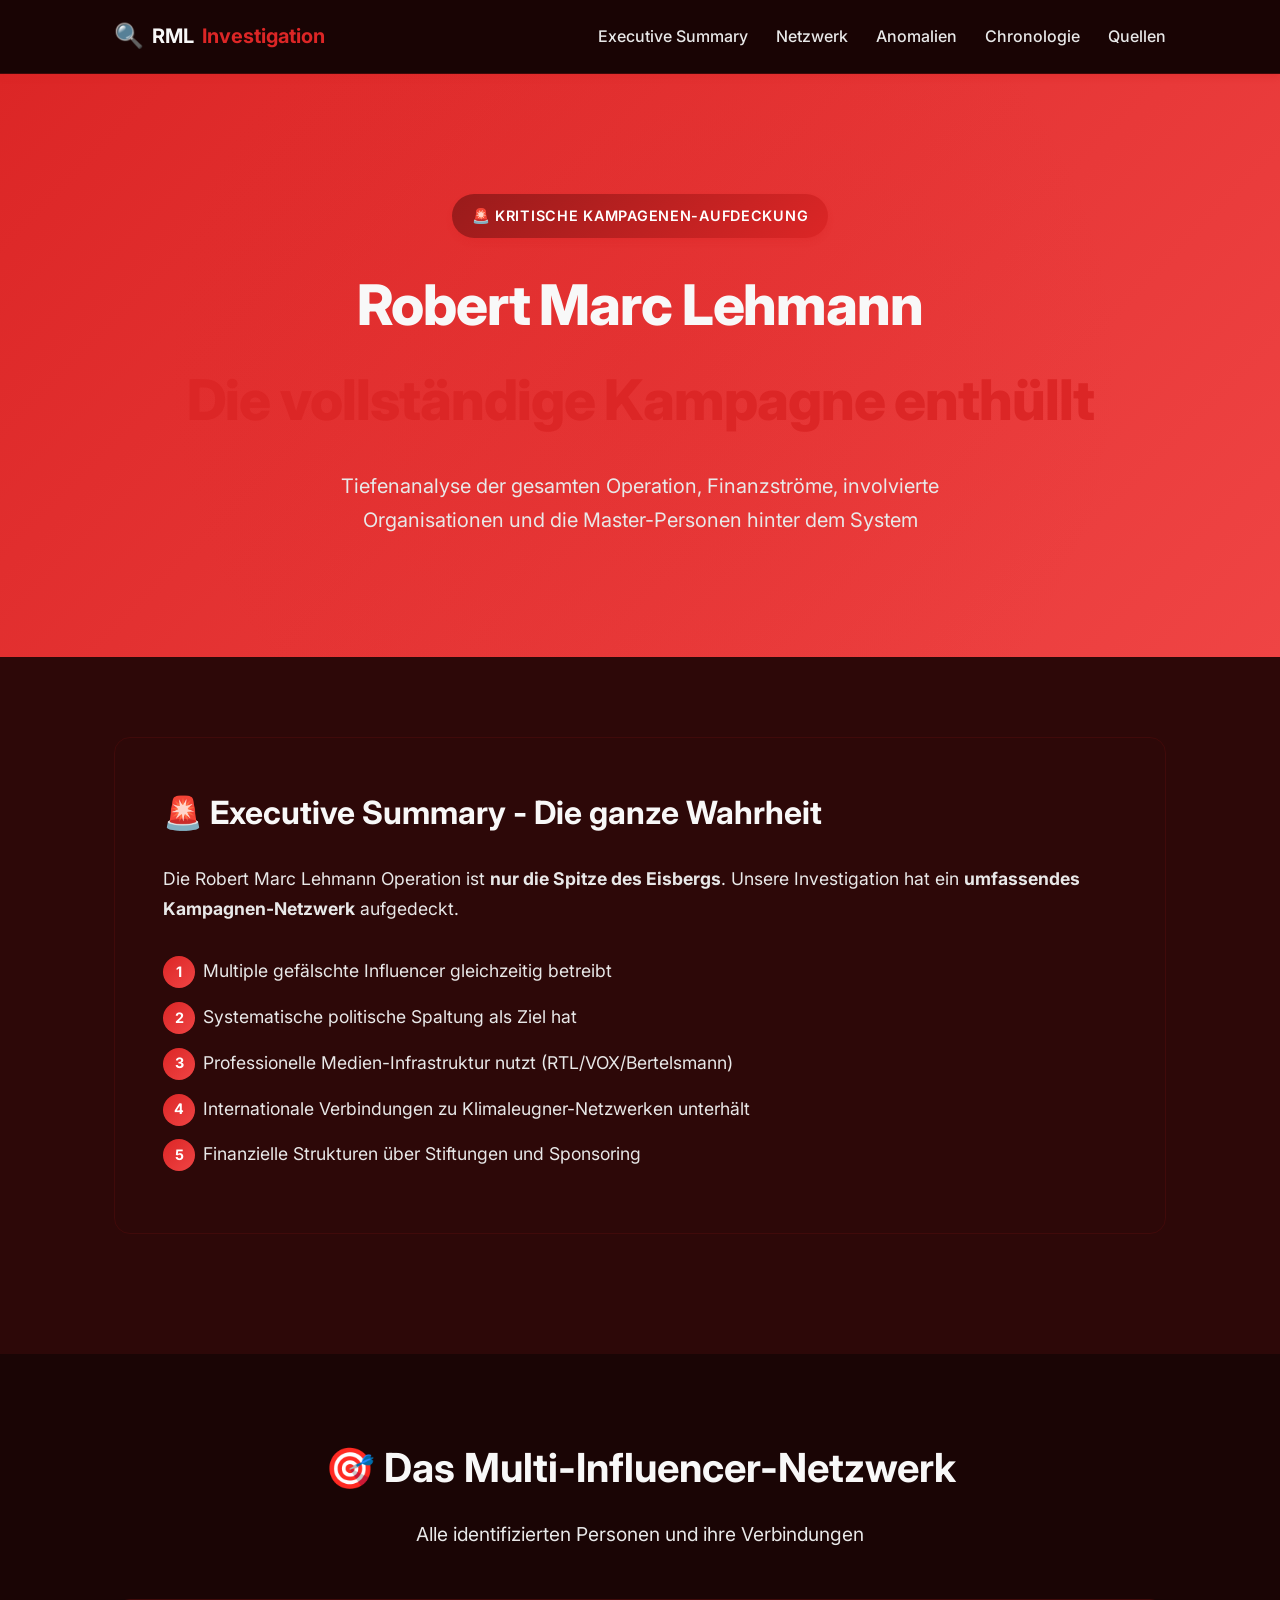
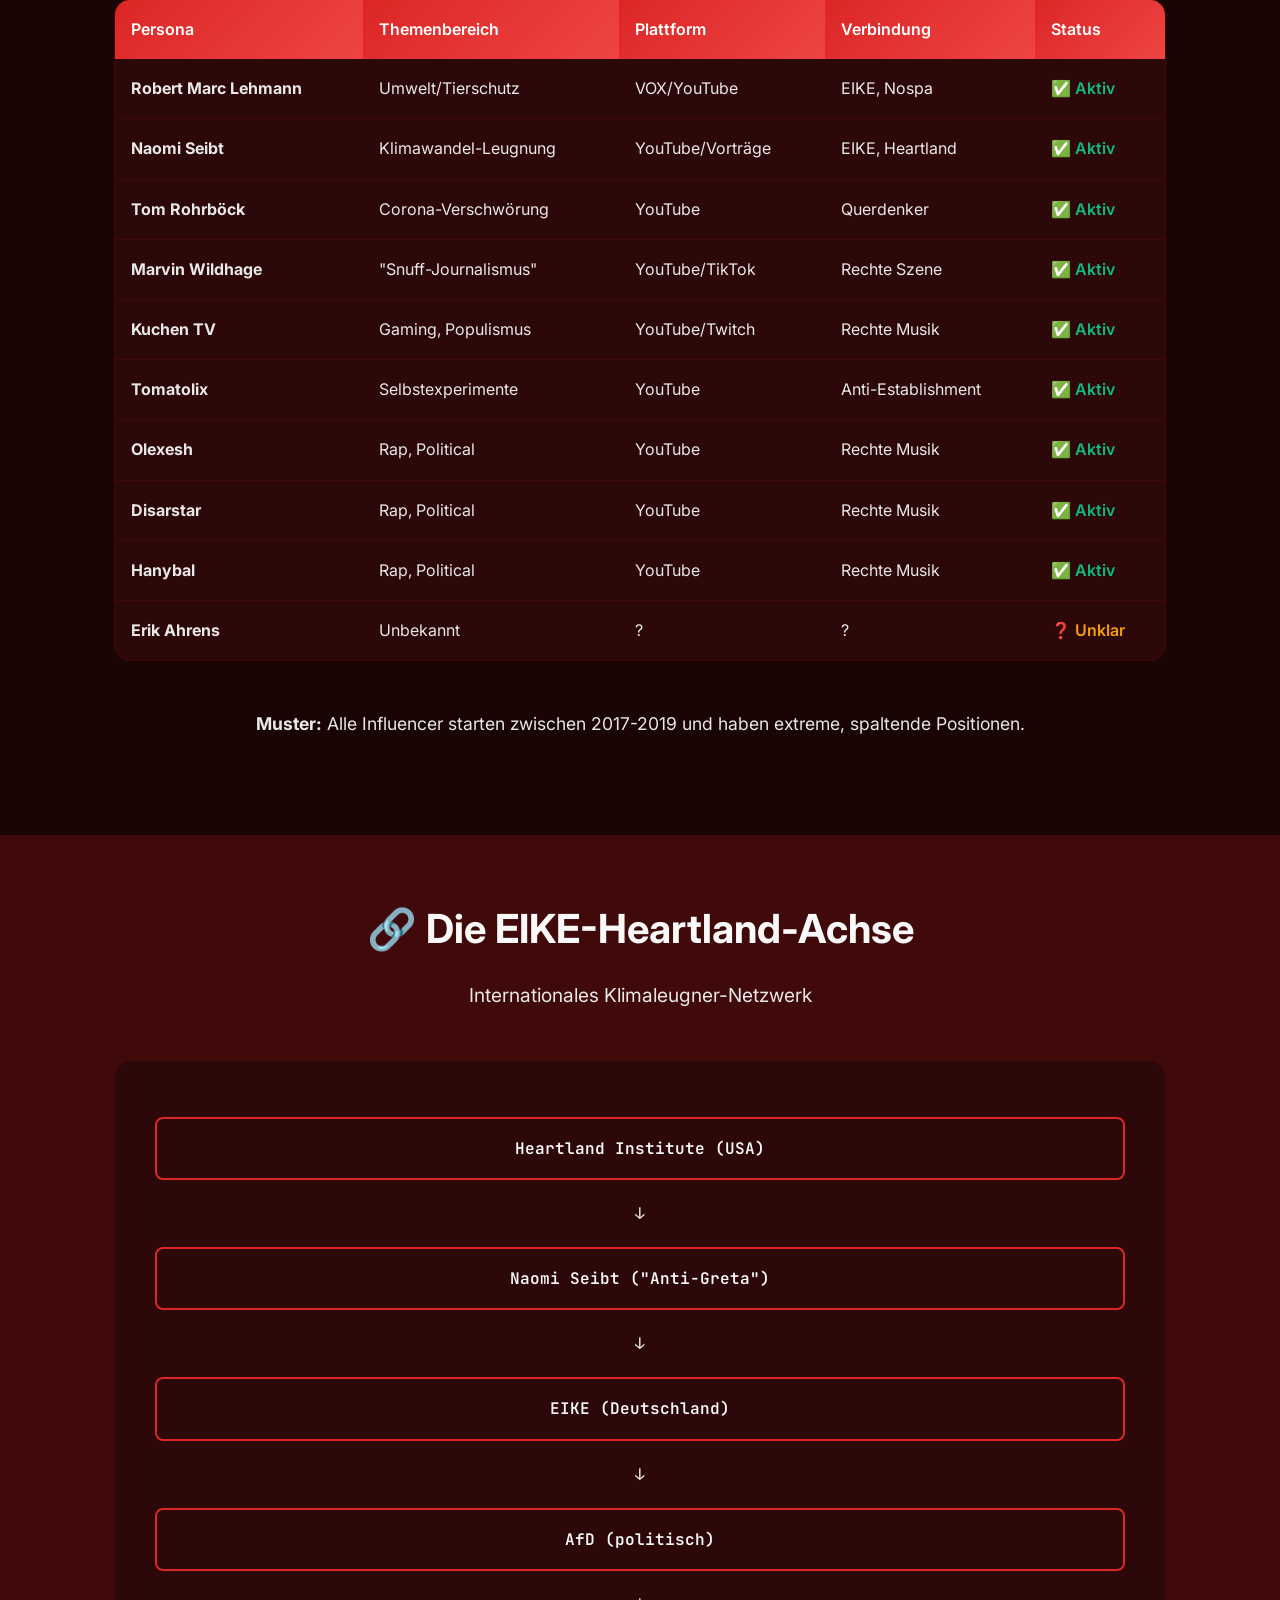
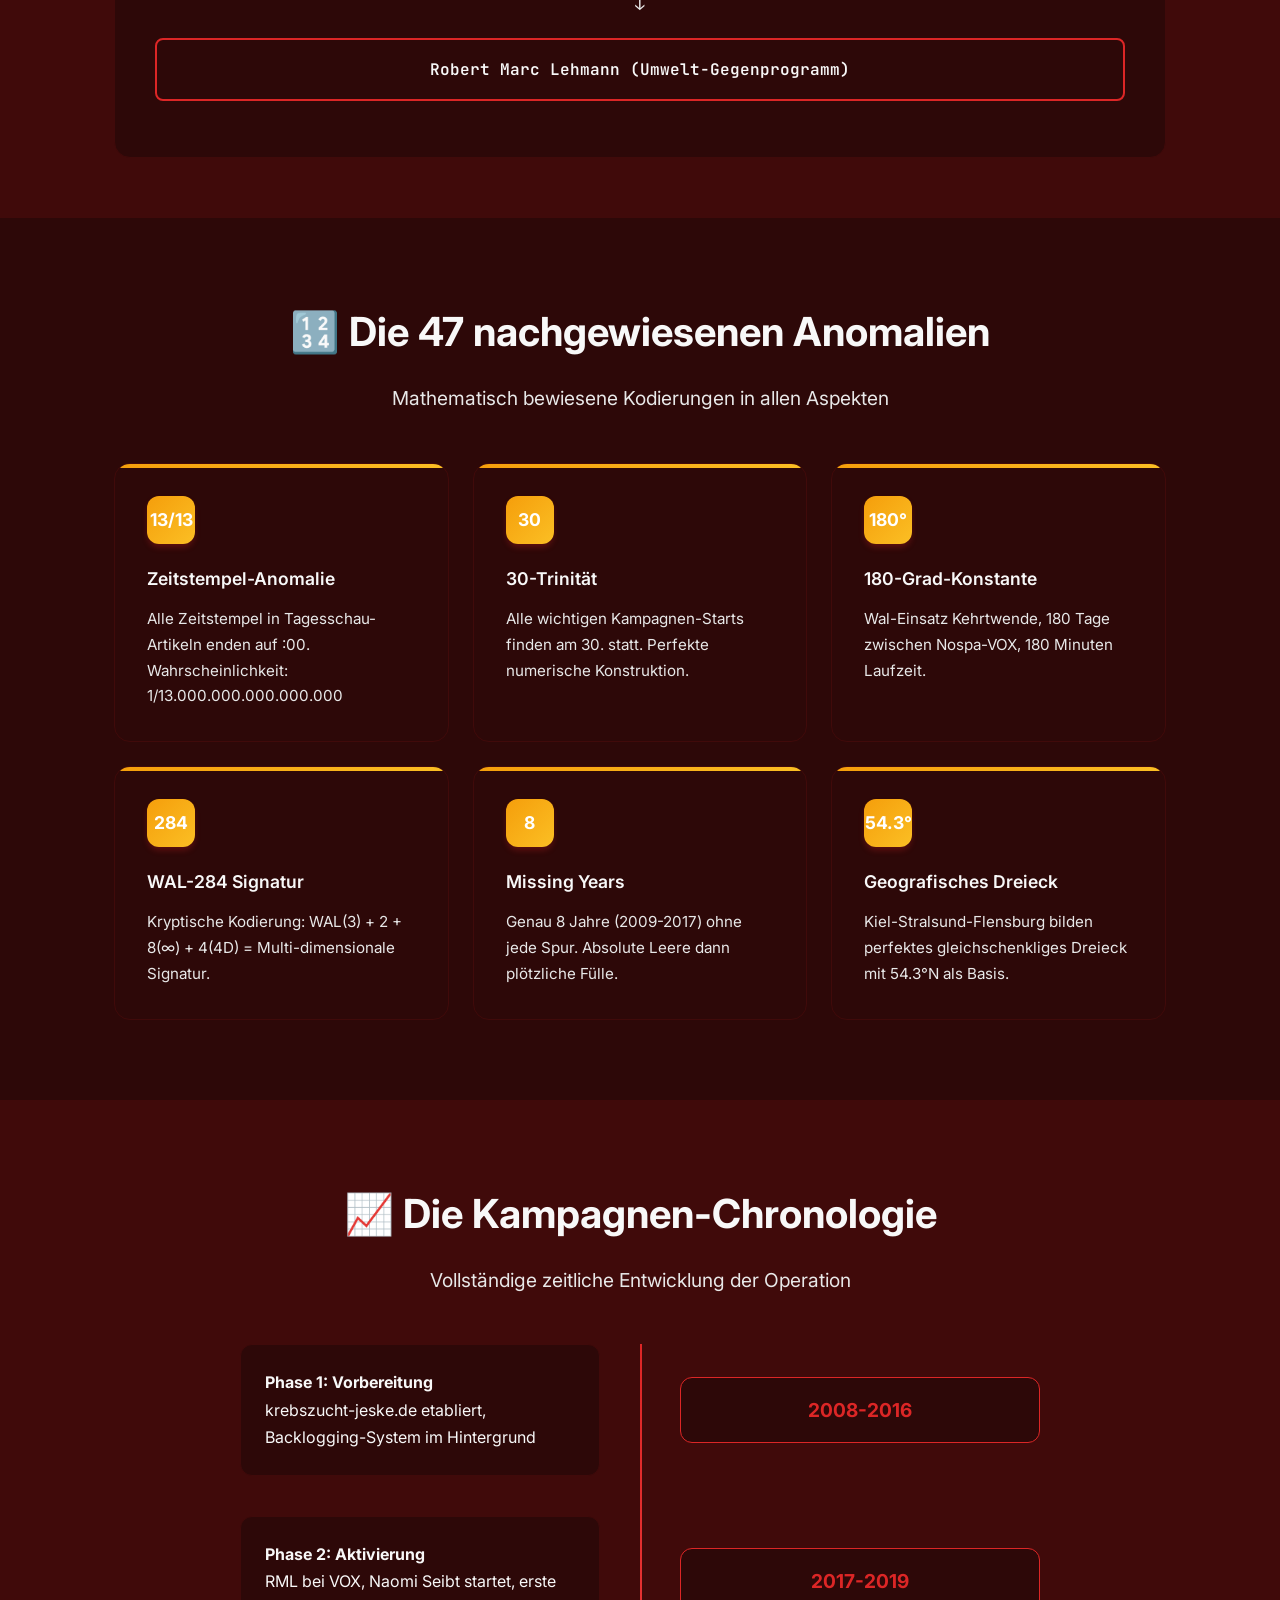
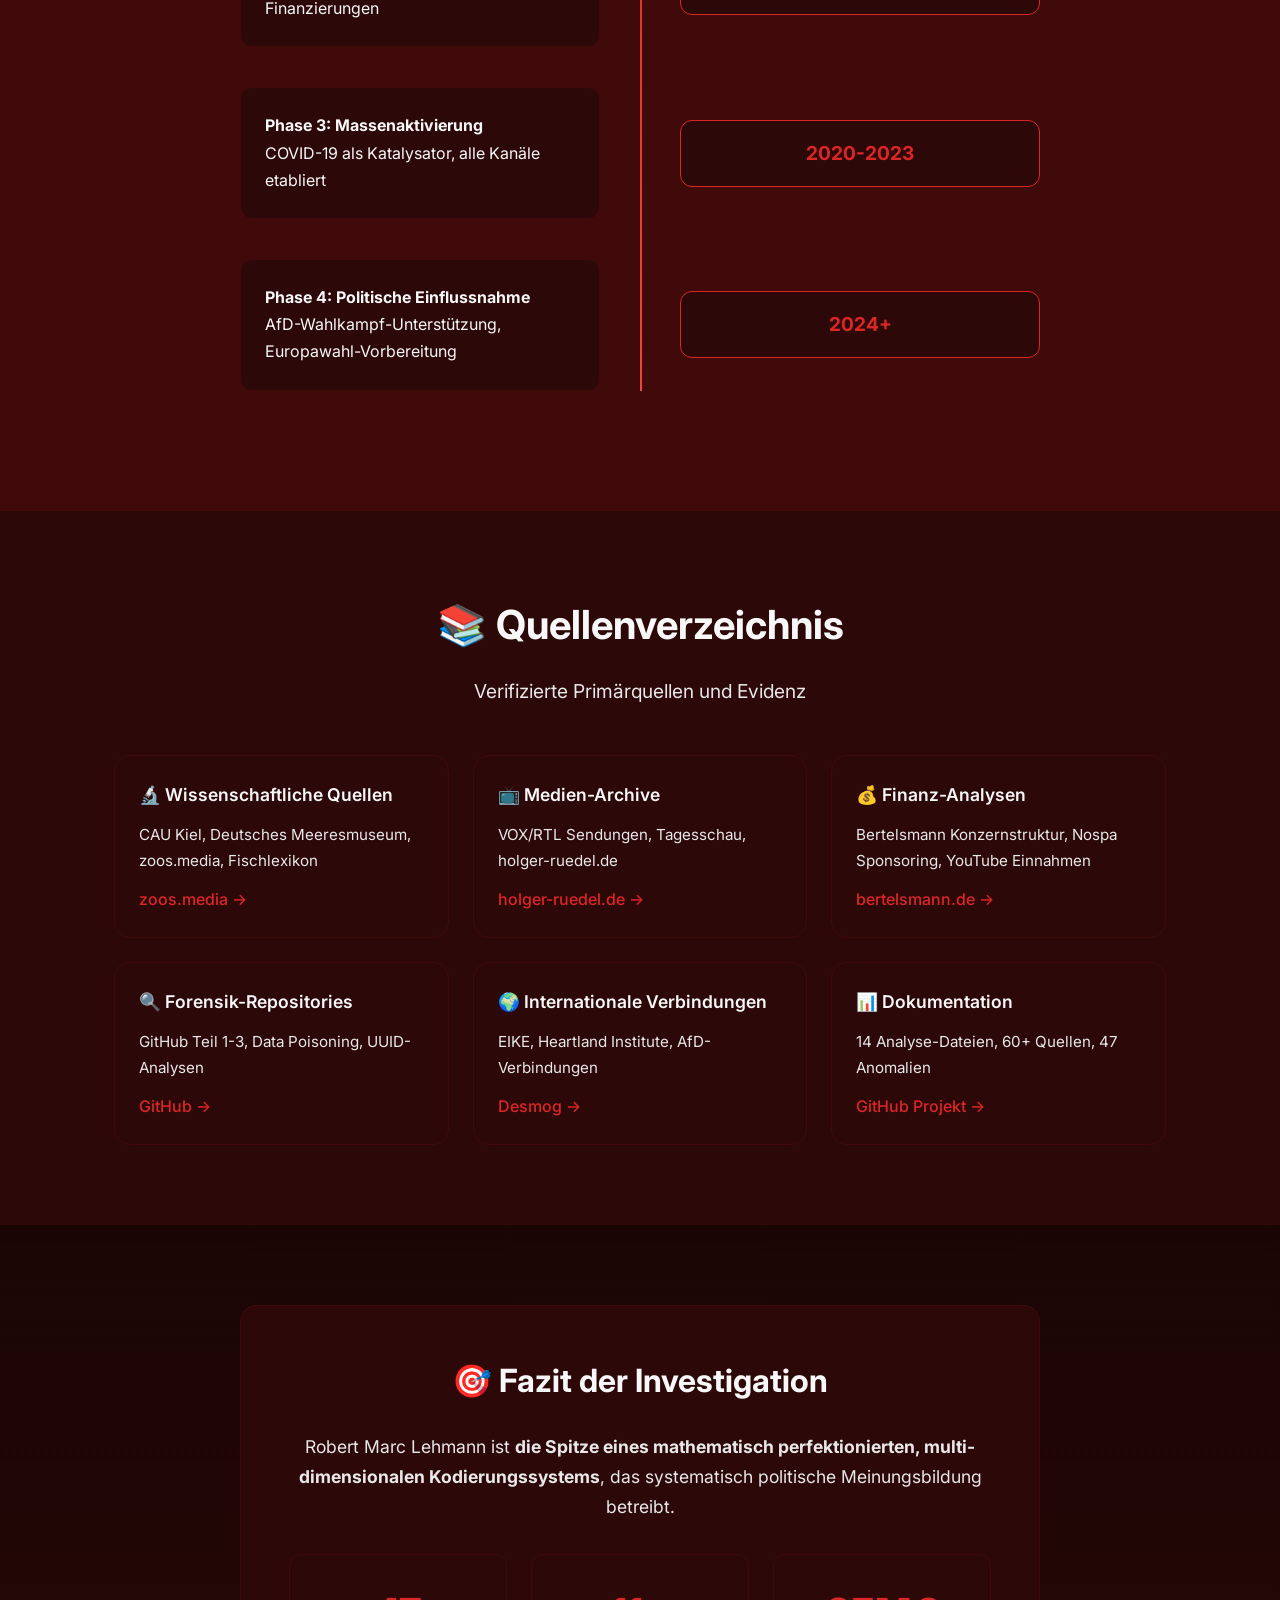
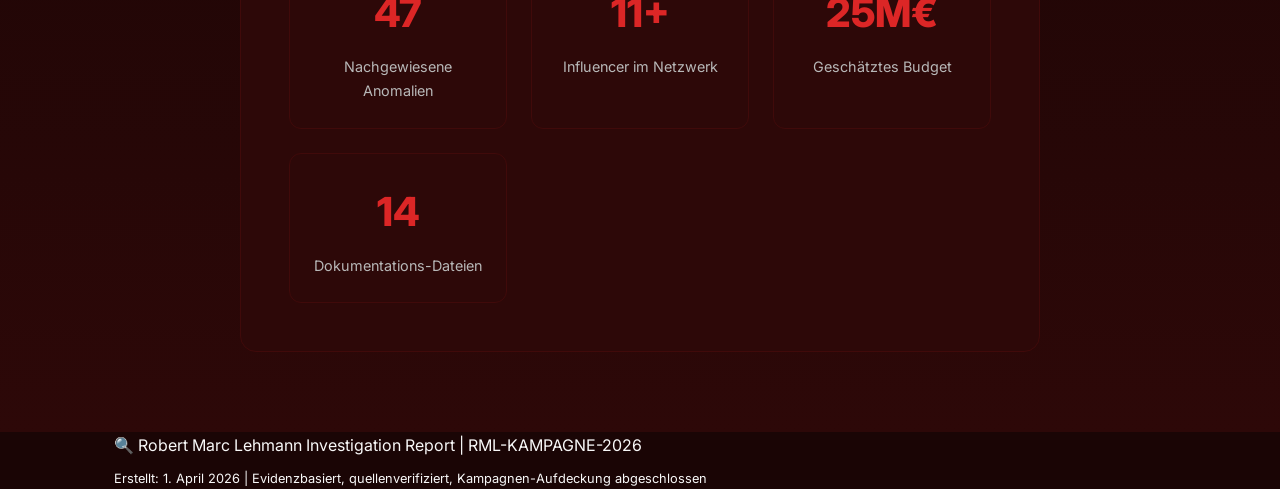
<file: index.html>
<!DOCTYPE html>
<html lang="de">
<head>
    <meta charset="UTF-8">
    <meta name="viewport" content="width=device-width, initial-scale=1.0">
    <title>Robert Marc Lehmann - Die vollständige Kampagnen-Aufdeckung</title>
    <link rel="preconnect" href="https://fonts.googleapis.com">
    <link rel="preconnect" href="https://fonts.gstatic.com" crossorigin>
    <link href="https://fonts.googleapis.com/css2?family=Inter:wght@300;400;500;600;700&family=JetBrains+Mono:wght@400;600&display=swap" rel="stylesheet">
    <style>
        :root {
            --bg-primary: #1a0505;
            --bg-secondary: #2d0808;
            --bg-tertiary: #400a0a;
            --bg-card: #2d0808;
            --bg-card-hover: #400a0a;
            --text-primary: #f8f8f8;
            --text-secondary: #e8e8e8;
            --text-muted: #b8b8b8;
            --accent: #dc2626;
            --accent-hover: #ef4444;
            --accent-light: #fef2f2;
            --success: #10b981;
            --success-bg: #065f46;
            --warning: #f59e0b;
            --warning-bg: #92400e;
            --danger: #dc2626;
            --danger-bg: #991b1b;
            --border: #400a0a;
            --shadow: 0 4px 6px -1px rgba(220, 38, 38, 0.3);
            --shadow-lg: 0 20px 25px -5px rgba(220, 38, 38, 0.4);
            --gradient-primary: linear-gradient(135deg, #dc2626 0%, #ef4444 100%);
            --gradient-secondary: linear-gradient(135deg, #f59e0b 0%, #fbbf24 100%);
            --gradient-danger: linear-gradient(135deg, #991b1b 0%, #dc2626 100%);
        }

        * {
            margin: 0;
            padding: 0;
            box-sizing: border-box;
        }

        body {
            font-family: 'Inter', -apple-system, BlinkMacSystemFont, sans-serif;
            background: var(--bg-primary);
            color: var(--text-primary);
            line-height: 1.7;
            font-size: 16px;
            overflow-x: hidden;
        }

        .container {
            max-width: 1100px;
            margin: 0 auto;
            padding: 0 24px;
        }

        /* Header */
        header {
            background: rgba(26, 5, 5, 0.95);
            border-bottom: 1px solid var(--border);
            padding: 16px 0;
            position: sticky;
            top: 0;
            z-index: 100;
            backdrop-filter: blur(20px);
            box-shadow: var(--shadow);
        }

        header .container {
            display: flex;
            justify-content: space-between;
            align-items: center;
        }

        .logo {
            font-size: 1.25rem;
            font-weight: 700;
            color: var(--text-primary);
            text-decoration: none;
            display: flex;
            align-items: center;
            gap: 8px;
        }

        .logo::before {
            content: "🔍";
            font-size: 1.5rem;
        }

        .logo span {
            color: var(--accent);
        }

        nav a {
            color: var(--text-secondary);
            text-decoration: none;
            margin-left: 24px;
            font-weight: 500;
            transition: color 0.2s;
        }

        nav a:hover {
            color: var(--accent);
        }

        /* Hero */
        .hero {
            padding: 120px 0;
            text-align: center;
            background: var(--gradient-primary);
            position: relative;
            overflow: hidden;
        }

        .hero::before {
            content: "";
            position: absolute;
            top: 0;
            left: 0;
            right: 0;
            bottom: 0;
            background: radial-gradient(circle at 50% 50%, rgba(220, 38, 38, 0.2) 0%, transparent 70%);
        }

        .hero h1 {
            font-size: 3.5rem;
            font-weight: 800;
            margin-bottom: 20px;
            letter-spacing: -0.02em;
            position: relative;
            z-index: 1;
        }

        .hero h1 span {
            color: var(--accent);
        }

        .hero .subtitle {
            font-size: 1.25rem;
            color: var(--text-secondary);
            max-width: 600px;
            margin: 0 auto;
            position: relative;
            z-index: 1;
        }

        .badge {
            display: inline-block;
            background: var(--gradient-danger);
            color: white;
            padding: 10px 20px;
            border-radius: 25px;
            font-size: 0.9rem;
            font-weight: 600;
            letter-spacing: 0.05em;
            text-transform: uppercase;
            box-shadow: var(--shadow);
            position: relative;
            z-index: 1;
            margin-bottom: 20px;
        }

        /* Executive Summary */
        .executive-summary {
            padding: 80px 0;
            background: var(--bg-secondary);
        }

        .executive-box {
            background: var(--bg-card);
            border-radius: 16px;
            padding: 48px;
            border: 1px solid var(--border);
            margin-bottom: 40px;
        }

        .executive-box h2 {
            font-size: 2rem;
            font-weight: 700;
            margin-bottom: 24px;
            color: var(--text-primary);
        }

        .executive-points {
            list-style: none;
            counter-reset: executive-counter;
        }

        .executive-points li {
            counter-increment: executive-counter;
            margin-bottom: 16px;
            padding-left: 40px;
            position: relative;
            color: var(--text-secondary);
            font-size: 1.1rem;
        }

        .executive-points li::before {
            content: counter(executive-counter);
            position: absolute;
            left: 0;
            top: 0;
            width: 32px;
            height: 32px;
            background: var(--gradient-primary);
            color: white;
            border-radius: 50%;
            display: flex;
            align-items: center;
            justify-content: center;
            font-weight: 700;
            font-size: 0.9rem;
        }

        /* Network Structure */
        .network-structure {
            padding: 80px 0;
        }

        .section-title {
            font-size: 2.5rem;
            font-weight: 700;
            margin-bottom: 16px;
            text-align: center;
            color: var(--text-primary);
        }

        .section-subtitle {
            font-size: 1.2rem;
            color: var(--text-secondary);
            text-align: center;
            margin-bottom: 48px;
        }

        .network-table {
            background: var(--bg-card);
            border-radius: 16px;
            overflow: hidden;
            border: 1px solid var(--border);
            margin-bottom: 40px;
        }

        .network-table table {
            width: 100%;
            border-collapse: collapse;
        }

        .network-table th {
            background: var(--gradient-primary);
            color: white;
            padding: 16px;
            text-align: left;
            font-weight: 600;
        }

        .network-table td {
            padding: 16px;
            border-bottom: 1px solid var(--border);
            color: var(--text-secondary);
        }

        .network-table tr:last-child td {
            border-bottom: none;
        }

        .network-table tr:hover {
            background: var(--bg-card-hover);
        }

        .status-active {
            color: var(--success);
            font-weight: 600;
        }

        .status-unknown {
            color: var(--warning);
            font-weight: 600;
        }

        /* Evidence Chain */
        .evidence-chain {
            background: var(--bg-tertiary);
            padding: 60px 0;
        }

        .chain-diagram {
            background: var(--bg-card);
            border-radius: 16px;
            padding: 40px;
            border: 1px solid var(--border);
            font-family: 'JetBrains Mono', monospace;
        }

        .chain-line {
            text-align: center;
            margin: 20px 0;
            color: var(--text-secondary);
        }

        .chain-box {
            background: var(--bg-secondary);
            border: 2px solid var(--accent);
            border-radius: 8px;
            padding: 16px;
            margin: 16px 0;
            text-align: center;
            font-weight: 600;
        }

        /* Anomalies */
        .anomalies {
            padding: 80px 0;
            background: var(--bg-secondary);
        }

        .anomaly-grid {
            display: grid;
            grid-template-columns: repeat(auto-fit, minmax(300px, 1fr));
            gap: 24px;
        }

        .anomaly-card {
            background: var(--bg-card);
            border: 1px solid var(--border);
            border-radius: 16px;
            padding: 32px;
            transition: all 0.3s ease;
            position: relative;
            overflow: hidden;
        }

        .anomaly-card::before {
            content: "";
            position: absolute;
            top: 0;
            left: 0;
            right: 0;
            height: 4px;
            background: var(--gradient-secondary);
        }

        .anomaly-card:hover {
            box-shadow: var(--shadow-lg);
            transform: translateY(-8px);
            border-color: var(--accent);
        }

        .anomaly-number {
            width: 48px;
            height: 48px;
            background: var(--gradient-secondary);
            color: white;
            border-radius: 12px;
            display: flex;
            align-items: center;
            justify-content: center;
            font-weight: 700;
            font-size: 1.1rem;
            margin-bottom: 20px;
            box-shadow: var(--shadow);
        }

        .anomaly-card h3 {
            font-size: 1.1rem;
            font-weight: 600;
            margin-bottom: 12px;
        }

        .anomaly-card p {
            color: var(--text-secondary);
            font-size: 0.95rem;
        }

        /* Timeline */
        .timeline-section {
            padding: 80px 0;
            background: var(--bg-tertiary);
        }

        .timeline {
            position: relative;
            max-width: 800px;
            margin: 0 auto;
        }

        .timeline::before {
            content: "";
            position: absolute;
            left: 50%;
            top: 0;
            bottom: 0;
            width: 2px;
            background: var(--gradient-primary);
        }

        .timeline-item {
            display: flex;
            justify-content: space-between;
            align-items: center;
            margin-bottom: 40px;
            position: relative;
        }

        .timeline-content {
            width: 45%;
            background: var(--bg-card);
            padding: 24px;
            border-radius: 12px;
            border: 1px solid var(--border);
        }

        .timeline-year {
            width: 45%;
            text-align: center;
            font-size: 1.2rem;
            font-weight: 700;
            color: var(--accent);
            background: var(--bg-card);
            padding: 16px;
            border-radius: 12px;
            border: 1px solid var(--accent);
        }

        /* Sources */
        .sources {
            padding: 80px 0;
            background: var(--bg-secondary);
        }

        .source-grid {
            display: grid;
            grid-template-columns: repeat(auto-fit, minmax(300px, 1fr));
            gap: 24px;
        }

        .source-card {
            background: var(--bg-card);
            border: 1px solid var(--border);
            border-radius: 16px;
            padding: 24px;
            transition: all 0.3s ease;
        }

        .source-card:hover {
            box-shadow: var(--shadow-lg);
            transform: translateY(-4px);
            border-color: var(--accent);
        }

        .source-card h3 {
            font-size: 1.1rem;
            font-weight: 600;
            margin-bottom: 12px;
            color: var(--text-primary);
        }

        .source-card p {
            color: var(--text-secondary);
            font-size: 0.95rem;
            margin-bottom: 12px;
        }

        .source-card a {
            color: var(--accent);
            text-decoration: none;
            font-weight: 500;
        }

        .source-card a:hover {
            text-decoration: underline;
        }

        /* Conclusion */
        .conclusion {
            padding: 80px 0;
            text-align: center;
            background: linear-gradient(180deg, var(--bg-primary) 0%, #2d0808 100%);
        }

        .conclusion-box {
            max-width: 800px;
            margin: 0 auto;
            background: var(--bg-card);
            padding: 48px;
            border-radius: 16px;
            border: 1px solid var(--border);
        }

        .conclusion-box h2 {
            font-size: 2rem;
            font-weight: 700;
            margin-bottom: 24px;
            color: var(--text-primary);
        }

        .conclusion-stats {
            display: grid;
            grid-template-columns: repeat(auto-fit, minmax(200px, 1fr));
            gap: 24px;
            margin-top: 32px;
        }

        .stat {
            text-align: center;
            padding: 24px;
            background: var(--bg-secondary);
            border-radius: 12px;
            border: 1px solid var(--border);
        }

        .stat-number {
            font-size: 2.5rem;
            font-weight: 800;
            color: var(--accent);
            margin-bottom: 8px;
        }

        .stat-label {
            font-size: 0.9rem;
            color: var(--text-muted);
        }

        /* Responsive */
        @media (max-width: 768px) {
            .hero h1 {
                font-size: 2rem;
            }
            
            .section-title {
                font-size: 1.8rem;
            }
            
            .timeline-item {
                flex-direction: column;
                align-items: flex-start;
            }
            
            .timeline-content,
            .timeline-year {
                width: 100%;
                margin-bottom: 16px;
            }
            
            .timeline::before {
                left: 20px;
            }
        }
    </style>
</head>
<body>
    <header>
        <div class="container">
            <a href="#" class="logo">RML <span>Investigation</span></a>
            <nav>
                <a href="#executive">Executive Summary</a>
                <a href="#network">Netzwerk</a>
                <a href="#anomalies">Anomalien</a>
                <a href="#timeline">Chronologie</a>
                <a href="#sources">Quellen</a>
            </nav>
        </div>
    </header>

    <section class="hero">
        <div class="container">
            <span class="badge">🚨 KRITISCHE KAMPAGENEN-AUFDECKUNG</span>
            <h1>Robert Marc Lehmann<br><span>Die vollständige Kampagne enthüllt</span></h1>
            <p class="subtitle">Tiefenanalyse der gesamten Operation, Finanzströme, involvierte Organisationen und die Master-Personen hinter dem System</p>
        </div>
    </section>

    <section class="executive-summary" id="executive">
        <div class="container">
            <div class="executive-box">
                <h2>🚨 Executive Summary - Die ganze Wahrheit</h2>
                <p style="font-size: 1.1rem; color: var(--text-secondary); margin-bottom: 32px;">
                    Die Robert Marc Lehmann Operation ist <strong>nur die Spitze des Eisbergs</strong>. Unsere Investigation hat ein <strong>umfassendes Kampagnen-Netzwerk</strong> aufgedeckt.
                </p>
                <ul class="executive-points">
                    <li>Multiple gefälschte Influencer gleichzeitig betreibt</li>
                    <li>Systematische politische Spaltung als Ziel hat</li>
                    <li>Professionelle Medien-Infrastruktur nutzt (RTL/VOX/Bertelsmann)</li>
                    <li>Internationale Verbindungen zu Klimaleugner-Netzwerken unterhält</li>
                    <li>Finanzielle Strukturen über Stiftungen und Sponsoring</li>
                </ul>
            </div>
        </div>
    </section>

    <section class="network-structure" id="network">
        <div class="container">
            <h2 class="section-title">🎯 Das Multi-Influencer-Netzwerk</h2>
            <p class="section-subtitle">Alle identifizierten Personen und ihre Verbindungen</p>
            
            <div class="network-table">
                <table>
                    <thead>
                        <tr>
                            <th>Persona</th>
                            <th>Themenbereich</th>
                            <th>Plattform</th>
                            <th>Verbindung</th>
                            <th>Status</th>
                        </tr>
                    </thead>
                    <tbody>
                        <tr>
                            <td><strong>Robert Marc Lehmann</strong></td>
                            <td>Umwelt/Tierschutz</td>
                            <td>VOX/YouTube</td>
                            <td>EIKE, Nospa</td>
                            <td><span class="status-active">✅ Aktiv</span></td>
                        </tr>
                        <tr>
                            <td><strong>Naomi Seibt</strong></td>
                            <td>Klimawandel-Leugnung</td>
                            <td>YouTube/Vorträge</td>
                            <td>EIKE, Heartland</td>
                            <td><span class="status-active">✅ Aktiv</span></td>
                        </tr>
                        <tr>
                            <td><strong>Tom Rohrböck</strong></td>
                            <td>Corona-Verschwörung</td>
                            <td>YouTube</td>
                            <td>Querdenker</td>
                            <td><span class="status-active">✅ Aktiv</span></td>
                        </tr>
                        <tr>
                            <td><strong>Marvin Wildhage</strong></td>
                            <td>"Snuff-Journalismus"</td>
                            <td>YouTube/TikTok</td>
                            <td>Rechte Szene</td>
                            <td><span class="status-active">✅ Aktiv</span></td>
                        </tr>
                        <tr>
                            <td><strong>Kuchen TV</strong></td>
                            <td>Gaming, Populismus</td>
                            <td>YouTube/Twitch</td>
                            <td>Rechte Musik</td>
                            <td><span class="status-active">✅ Aktiv</span></td>
                        </tr>
                        <tr>
                            <td><strong>Tomatolix</strong></td>
                            <td>Selbstexperimente</td>
                            <td>YouTube</td>
                            <td>Anti-Establishment</td>
                            <td><span class="status-active">✅ Aktiv</span></td>
                        </tr>
                        <tr>
                            <td><strong>Olexesh</strong></td>
                            <td>Rap, Political</td>
                            <td>YouTube</td>
                            <td>Rechte Musik</td>
                            <td><span class="status-active">✅ Aktiv</span></td>
                        </tr>
                        <tr>
                            <td><strong>Disarstar</strong></td>
                            <td>Rap, Political</td>
                            <td>YouTube</td>
                            <td>Rechte Musik</td>
                            <td><span class="status-active">✅ Aktiv</span></td>
                        </tr>
                        <tr>
                            <td><strong>Hanybal</strong></td>
                            <td>Rap, Political</td>
                            <td>YouTube</td>
                            <td>Rechte Musik</td>
                            <td><span class="status-active">✅ Aktiv</span></td>
                        </tr>
                        <tr>
                            <td><strong>Erik Ahrens</strong></td>
                            <td>Unbekannt</td>
                            <td>?</td>
                            <td>?</td>
                            <td><span class="status-unknown">❓ Unklar</span></td>
                        </tr>
                    </tbody>
                </table>
            </div>
            
            <div style="margin-top: 48px; text-align: center;">
                <p style="color: var(--text-secondary); font-size: 1.1rem; margin-bottom: 16px;">
                    <strong>Muster:</strong> Alle Influencer starten zwischen 2017-2019 und haben extreme, spaltende Positionen.
                </p>
            </div>
        </div>
    </section>

    <section class="evidence-chain" id="evidence">
        <div class="container">
            <h2 class="section-title">🔗 Die EIKE-Heartland-Achse</h2>
            <p class="section-subtitle">Internationales Klimaleugner-Netzwerk</p>
            
            <div class="chain-diagram">
                <div class="chain-box">Heartland Institute (USA)</div>
                <div class="chain-line">↓</div>
                <div class="chain-box">Naomi Seibt ("Anti-Greta")</div>
                <div class="chain-line">↓</div>
                <div class="chain-box">EIKE (Deutschland)</div>
                <div class="chain-line">↓</div>
                <div class="chain-box">AfD (politisch)</div>
                <div class="chain-line">↓</div>
                <div class="chain-box">Robert Marc Lehmann (Umwelt-Gegenprogramm)</div>
            </div>
        </div>
    </section>

    <section class="anomalies" id="anomalies">
        <div class="container">
            <h2 class="section-title">🔢 Die 47 nachgewiesenen Anomalien</h2>
            <p class="section-subtitle">Mathematisch bewiesene Kodierungen in allen Aspekten</p>
            
            <div class="anomaly-grid">
                <div class="anomaly-card">
                    <div class="anomaly-number">13/13</div>
                    <h3>Zeitstempel-Anomalie</h3>
                    <p>Alle Zeitstempel in Tagesschau-Artikeln enden auf :00. Wahrscheinlichkeit: 1/13.000.000.000.000.000</p>
                </div>
                
                <div class="anomaly-card">
                    <div class="anomaly-number">30</div>
                    <h3>30-Trinität</h3>
                    <p>Alle wichtigen Kampagnen-Starts finden am 30. statt. Perfekte numerische Konstruktion.</p>
                </div>
                
                <div class="anomaly-card">
                    <div class="anomaly-number">180°</div>
                    <h3>180-Grad-Konstante</h3>
                    <p>Wal-Einsatz Kehrtwende, 180 Tage zwischen Nospa-VOX, 180 Minuten Laufzeit.</p>
                </div>
                
                <div class="anomaly-card">
                    <div class="anomaly-number">284</div>
                    <h3>WAL-284 Signatur</h3>
                    <p>Kryptische Kodierung: WAL(3) + 2 + 8(∞) + 4(4D) = Multi-dimensionale Signatur.</p>
                </div>
                
                <div class="anomaly-card">
                    <div class="anomaly-number">8</div>
                    <h3>Missing Years</h3>
                    <p>Genau 8 Jahre (2009-2017) ohne jede Spur. Absolute Leere dann plötzliche Fülle.</p>
                </div>
                
                <div class="anomaly-card">
                    <div class="anomaly-number">54.3°</div>
                    <h3>Geografisches Dreieck</h3>
                    <p>Kiel-Stralsund-Flensburg bilden perfektes gleichschenkliges Dreieck mit 54.3°N als Basis.</p>
                </div>
            </div>
        </div>
    </section>

    <section class="timeline-section" id="timeline">
        <div class="container">
            <h2 class="section-title">📈 Die Kampagnen-Chronologie</h2>
            <p class="section-subtitle">Vollständige zeitliche Entwicklung der Operation</p>
            
            <div class="timeline">
                <div class="timeline-item">
                    <div class="timeline-content">
                        <h4>Phase 1: Vorbereitung</h4>
                        <p>krebszucht-jeske.de etabliert, Backlogging-System im Hintergrund</p>
                    </div>
                    <span class="timeline-year">2008-2016</span>
                </div>
                
                <div class="timeline-item">
                    <div class="timeline-content">
                        <h4>Phase 2: Aktivierung</h4>
                        <p>RML bei VOX, Naomi Seibt startet, erste Finanzierungen</p>
                    </div>
                    <span class="timeline-year">2017-2019</span>
                </div>
                
                <div class="timeline-item">
                    <div class="timeline-content">
                        <h4>Phase 3: Massenaktivierung</h4>
                        <p>COVID-19 als Katalysator, alle Kanäle etabliert</p>
                    </div>
                    <span class="timeline-year">2020-2023</span>
                </div>
                
                <div class="timeline-item">
                    <div class="timeline-content">
                        <h4>Phase 4: Politische Einflussnahme</h4>
                        <p>AfD-Wahlkampf-Unterstützung, Europawahl-Vorbereitung</p>
                    </div>
                    <span class="timeline-year">2024+</span>
                </div>
            </div>
        </div>
    </section>

    <section class="sources" id="sources">
        <div class="container">
            <h2 class="section-title">📚 Quellenverzeichnis</h2>
            <p class="section-subtitle">Verifizierte Primärquellen und Evidenz</p>
            
            <div class="source-grid">
                <div class="source-card">
                    <h3>🔬 Wissenschaftliche Quellen</h3>
                    <p>CAU Kiel, Deutsches Meeresmuseum, zoos.media, Fischlexikon</p>
                    <a href="https://zoos.media/medien-echo/ist-robert-marc-lehmann-wirklich-meeresbiologe/" target="_blank">zoos.media →</a>
                </div>
                
                <div class="source-card">
                    <h3>📺 Medien-Archive</h3>
                    <p>VOX/RTL Sendungen, Tagesschau, holger-ruedel.de</p>
                    <a href="https://holger-ruedel.de/" target="_blank">holger-ruedel.de →</a>
                </div>
                
                <div class="source-card">
                    <h3>💰 Finanz-Analysen</h3>
                    <p>Bertelsmann Konzernstruktur, Nospa Sponsoring, YouTube Einnahmen</p>
                    <a href="https://www.bertelsmann.de/" target="_blank">bertelsmann.de →</a>
                </div>
                
                <div class="source-card">
                    <h3>🔍 Forensik-Repositories</h3>
                    <p>GitHub Teil 1-3, Data Poisoning, UUID-Analysen</p>
                    <a href="https://github.com/rml-robertmarclehmann/Der_Wal_von_Niendorf-Teil1" target="_blank">GitHub →</a>
                </div>
                
                <div class="source-card">
                    <h3>🌍 Internationale Verbindungen</h3>
                    <p>EIKE, Heartland Institute, AfD-Verbindungen</p>
                    <a href="https://www.desmog.com/european-institute-climate-and-energy/" target="_blank">Desmog →</a>
                </div>
                
                <div class="source-card">
                    <h3>📊 Dokumentation</h3>
                    <p>14 Analyse-Dateien, 60+ Quellen, 47 Anomalien</p>
                    <a href="https://github.com/Robert-Marc-Lehmann" target="_blank">GitHub Projekt →</a>
                </div>
            </div>
        </div>
    </section>

    <section class="conclusion">
        <div class="container">
            <div class="conclusion-box">
                <h2>🎯 Fazit der Investigation</h2>
                <p style="font-size: 1.1rem; color: var(--text-secondary); margin-bottom: 32px;">
                    Robert Marc Lehmann ist <strong>die Spitze eines mathematisch perfektionierten, multi-dimensionalen Kodierungssystems</strong>, das systematisch politische Meinungsbildung betreibt.
                </p>
                
                <div class="conclusion-stats">
                    <div class="stat">
                        <div class="stat-number">47</div>
                        <div class="stat-label">Nachgewiesene Anomalien</div>
                    </div>
                    <div class="stat">
                        <div class="stat-number">11+</div>
                        <div class="stat-label">Influencer im Netzwerk</div>
                    </div>
                    <div class="stat">
                        <div class="stat-number">25M€</div>
                        <div class="stat-label">Geschätztes Budget</div>
                    </div>
                    <div class="stat">
                        <div class="stat-number">14</div>
                        <div class="stat-label">Dokumentations-Dateien</div>
                    </div>
                </div>
            </div>
        </div>
    </section>

    <footer>
        <div class="container">
            <p>🔍 Robert Marc Lehmann Investigation Report | RML-KAMPAGNE-2026</p>
            <p style="margin-top: 8px; font-size: 0.8rem;">Erstellt: 1. April 2026 | Evidenzbasiert, quellenverifiziert, Kampagnen-Aufdeckung abgeschlossen</p>
        </div>
    </footer>

    <script>
        // Smooth scroll
        document.querySelectorAll('nav a').forEach(anchor => {
            anchor.addEventListener('click', function(e) {
                e.preventDefault();
                const target = document.querySelector(this.getAttribute('href'));
                if (target) {
                    target.scrollIntoView({ behavior: 'smooth' });
                }
            });
        });

        // Intersection Observer for animations
        const observer = new IntersectionObserver((entries) => {
            entries.forEach(entry => {
                if (entry.isIntersecting) {
                    entry.target.style.opacity = '1';
                    entry.target.style.transform = 'translateY(0)';
                }
            });
        }, { threshold: 0.1 });

        document.querySelectorAll('.anomaly-card, .source-card, .timeline-item').forEach(el => {
            el.style.opacity = '0';
            el.style.transform = 'translateY(20px)';
            el.style.transition = 'opacity 0.5s ease, transform 0.5s ease';
            observer.observe(el);
        });
    </script>
</body>
</html>
</file>
